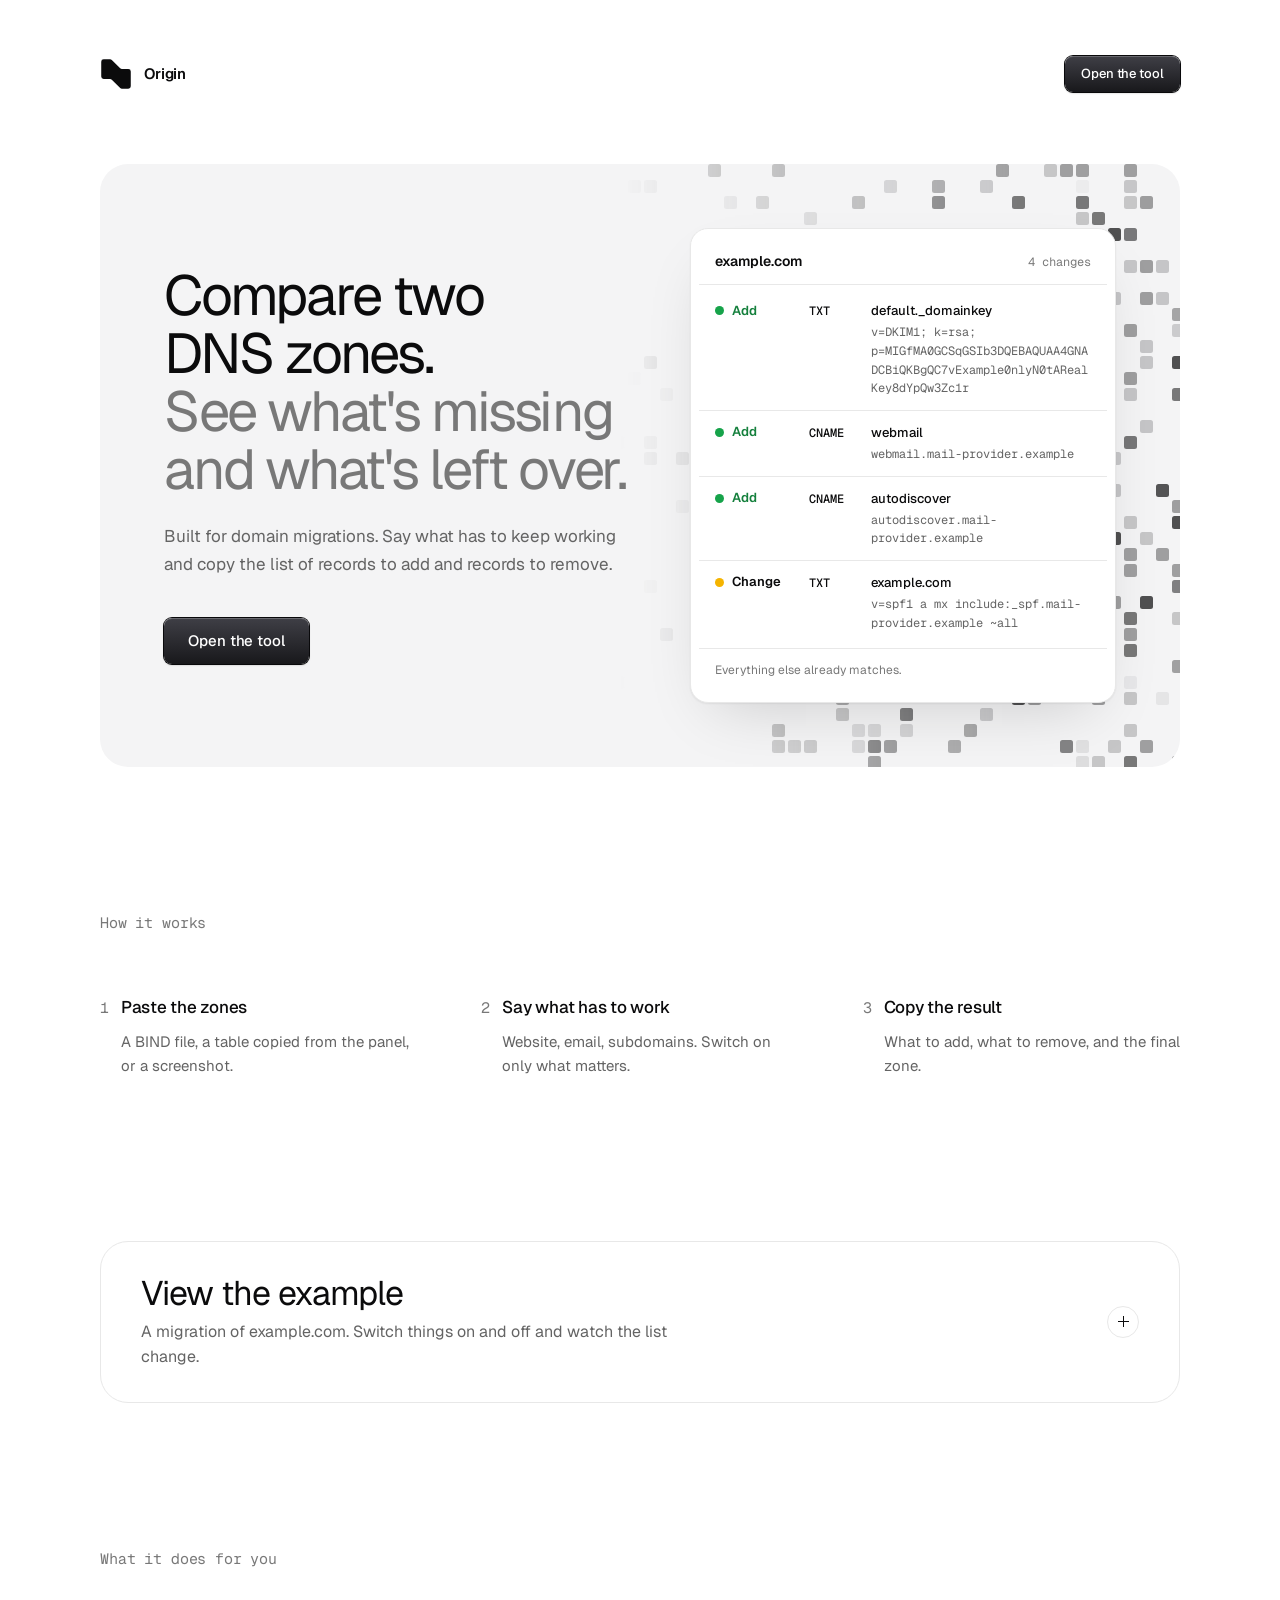
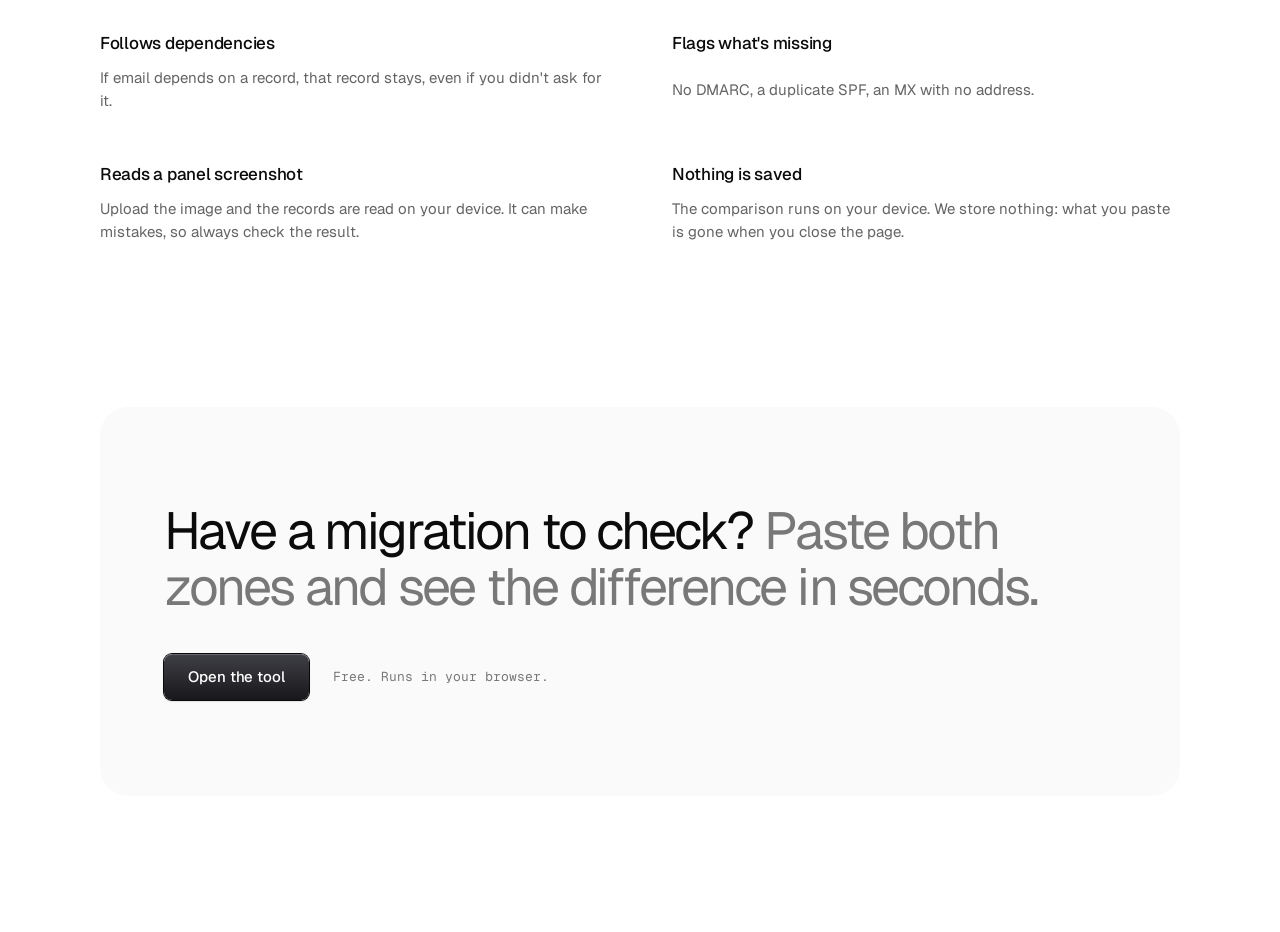
<file: index.html>
<!doctype html>
<html lang="en">
<head>
<meta charset="utf-8">
<meta name="viewport" content="width=device-width,initial-scale=1,viewport-fit=cover">
<title>Origin</title>
<link rel="icon" type="image/svg+xml" href="favicon.svg?v=8">
<link rel="icon" type="image/png" sizes="180x180" href="favicon.png?v=8">
<link rel="shortcut icon" href="favicon.ico?v=8">
<link rel="apple-touch-icon" href="favicon.png?v=8">
<link rel="stylesheet" href="https://fonts.googleapis.com/css2?family=Geist:wght@300..700&family=Geist+Mono:wght@400..600&display=swap">
<link rel="stylesheet" href="style.css?v=10">
</head>
<body>
<svg width="0" height="0" style="position:absolute" aria-hidden="true">
  <!-- Still frame of the mark. The script below brings it to life. -->
  <symbol id="mark" viewBox="-4 -4 104 104"><path fill="currentColor" d="M32.00 0.00L64.00 0.00L81.05 0.00A8.00 8.00 0 0 1 87.71 12.44L66.96 43.56A8.00 8.00 0 0 0 66.96 52.44L80.00 72.00L88.00 84.00A7.72 7.72 0 0 1 81.58 96.00L64.00 96.00L32.00 96.00L14.95 96.00A8.00 8.00 0 0 1 8.29 83.56L29.04 52.44A8.00 8.00 0 0 0 29.04 43.56L16.00 24.00L8.00 12.00A7.72 7.72 0 0 1 14.42 0.00Z"/></symbol>
</svg>

<div class="wrap home" data-view="home">
  <header class="nav">
    <div class="brand"><span class="mk" aria-hidden="true"><svg><use href="#mark"/></svg></span><h1>Origin</h1></div>
    <a class="btn blue" href="tool.html">Open the tool</a>
  </header>

  <section class="hero">
    <canvas class="px" data-fade="1" aria-hidden="true"></canvas>
    <div class="hero-text">
      <p class="lede">Compare two DNS zones. <span>See what's missing and what's left over.</span></p>
      <p class="sub">Built for domain migrations. Say what has to keep working and copy the list of records to add and records to remove.</p>
      <div class="cta">
        <a class="btn blue lg" href="tool.html">Open the tool</a>
      </div>
    </div>
    <aside class="hero-card" aria-label="Example result">
      <div class="hc-head"><span class="hc-dom">example.com</span><span class="hc-count">4 changes</span></div>
      <ul class="hc-list">
        <li><span class="hc-op">Add</span><span class="hc-ty">TXT</span><span class="hc-nm">default._domainkey</span><span class="hc-val">v=DKIM1; k=rsa; p=MIGfMA0GCSqGSIb3DQEBAQUAA4GNADCBiQKBgQC7vExample0nlyN0tARealKey8dYpQw3Zc1r</span></li>
        <li><span class="hc-op">Add</span><span class="hc-ty">CNAME</span><span class="hc-nm">webmail</span><span class="hc-val">webmail.mail-provider.example</span></li>
        <li><span class="hc-op">Add</span><span class="hc-ty">CNAME</span><span class="hc-nm">autodiscover</span><span class="hc-val">autodiscover.mail-provider.example</span></li>
        <li><span class="hc-op chg">Change</span><span class="hc-ty">TXT</span><span class="hc-nm">example.com</span><span class="hc-val">v=spf1 a mx include:_spf.mail-provider.example ~all</span></li>
      </ul>
      <div class="hc-foot">Everything else already matches.</div>
    </aside>
  </section>

  <section class="sec">
    <h2>How it works</h2>
    <ol class="cols">
      <li><span class="k">1</span><strong>Paste the zones</strong><span class="t">A BIND file, a table copied from the panel, or a screenshot.</span></li>
      <li><span class="k">2</span><strong>Say what has to work</strong><span class="t">Website, email, subdomains. Switch on only what matters.</span></li>
      <li><span class="k">3</span><strong>Copy the result</strong><span class="t">What to add, what to remove, and the final zone.</span></li>
    </ol>
  </section>

  <section class="sec" id="demo">
    <div class="ex" data-ex>
      <button type="button" class="ex-head" id="ex-btn" aria-expanded="false" aria-controls="ex-body">
        <span class="ex-text">
          <span class="ex-t">View the example</span>
          <span class="ex-s">A migration of example.com. Switch things on and off and watch the list change.</span>
        </span>
        <span class="ex-ic" aria-hidden="true"><span class="pm"></span></span>
      </button>
      <div class="ex-body" id="ex-body" hidden>
        <div class="ex-in">
    <div class="zones">
      <div class="zone">
        <div class="zone-head"><span class="zl">Origin</span><span class="count" id="demo-mo"></span></div>
        <div class="dnst" id="demo-o" tabindex="0"></div>
      </div>
      <div class="zone">
        <div class="zone-head"><span class="zl">Destination</span><span class="count" id="demo-md"></span></div>
        <div class="dnst" id="demo-d" tabindex="0"></div>
      </div>
    </div>
    <div class="console">
      <fieldset class="panel">
        <legend>What has to work?</legend>
        <div class="switches" data-el="goals"></div>
      </fieldset>
      <section class="results" data-el="results" aria-live="polite"></section>
    </div>
        </div>
      </div>
    </div>
  </section>

  <section class="sec">
    <h2>What it does for you</h2>
    <ul class="cols two">
      <li><strong>Follows dependencies</strong><span class="t">If email depends on a record, that record stays, even if you didn't ask for it.</span></li>
      <li><strong>Flags what's missing</strong><span class="t">No DMARC, a duplicate SPF, an MX with no address.</span></li>
      <li><strong>Reads a panel screenshot</strong><span class="t">Upload the image and the records are read on your device. It can make mistakes, so always check the result.</span></li>
      <li><strong>Nothing is saved</strong><span class="t">The comparison runs on your device. We store nothing: what you paste is gone when you close the page.</span></li>
    </ul>
  </section>

  <section class="end">
    <p class="end-title">Have a migration to check?<span> Paste both zones and see the difference in seconds.</span></p>
    <div class="end-act">
      <a class="btn blue lg" href="tool.html">Open the tool</a>
      <span class="end-note">Free. Runs in your browser.</span>
    </div>
  </section>
</div>
<script src="core.js"></script>
<script src="app.js"></script>
<script src="hover.js"></script>
</body>
</html>
</file>
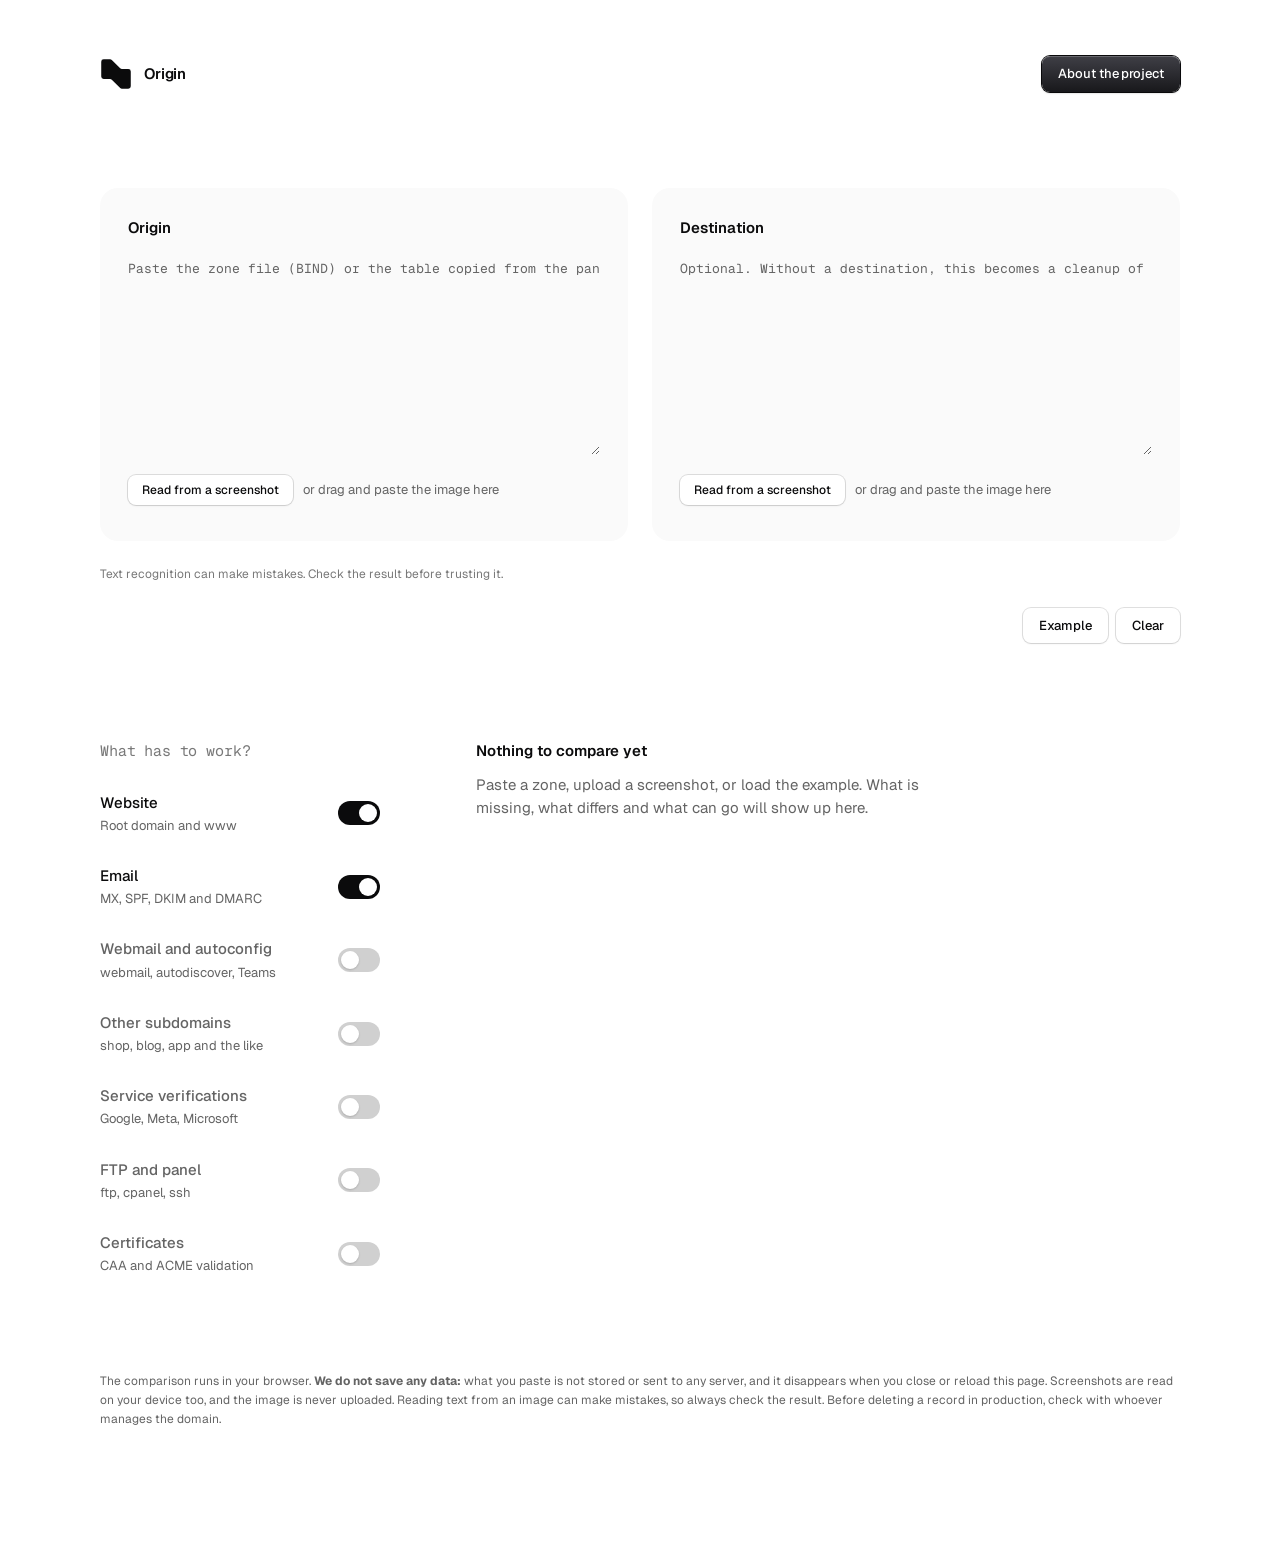
<file: tool.html>
<!doctype html>
<html lang="en">
<head>
<meta charset="utf-8">
<meta name="viewport" content="width=device-width,initial-scale=1,viewport-fit=cover">
<title>Origin - Tool</title>
<link rel="icon" type="image/svg+xml" href="favicon.svg?v=8">
<link rel="icon" type="image/png" sizes="180x180" href="favicon.png?v=8">
<link rel="shortcut icon" href="favicon.ico?v=8">
<link rel="apple-touch-icon" href="favicon.png?v=8">
<link rel="stylesheet" href="https://fonts.googleapis.com/css2?family=Geist:wght@300..700&family=Geist+Mono:wght@400..600&display=swap">
<link rel="stylesheet" href="style.css?v=10">
</head>
<body>
<svg width="0" height="0" style="position:absolute" aria-hidden="true">
  <!-- Still frame of the mark. The script below brings it to life. -->
  <symbol id="mark" viewBox="-4 -4 104 104"><path fill="currentColor" d="M32.00 0.00L64.00 0.00L81.05 0.00A8.00 8.00 0 0 1 87.71 12.44L66.96 43.56A8.00 8.00 0 0 0 66.96 52.44L80.00 72.00L88.00 84.00A7.72 7.72 0 0 1 81.58 96.00L64.00 96.00L32.00 96.00L14.95 96.00A8.00 8.00 0 0 1 8.29 83.56L29.04 52.44A8.00 8.00 0 0 0 29.04 43.56L16.00 24.00L8.00 12.00A7.72 7.72 0 0 1 14.42 0.00Z"/></symbol>
</svg>

<div class="wrap" data-view="tool">
  <header class="nav">
    <a class="brand" href="index.html"><span class="mk" aria-hidden="true"><svg><use href="#mark"/></svg></span><h1>Origin</h1></a>
    <a class="btn blue" href="index.html">About the project</a>
  </header>

  <section class="input" aria-label="Zones">
    <div class="zones">
      <div class="zone" data-side="o">
        <div class="zone-head"><label for="zo">Origin</label><span class="chip" id="exo" hidden>example</span><span class="count" id="mo"></span></div>
        <textarea id="zo" spellcheck="false" autocomplete="off" autocapitalize="off" placeholder="Paste the zone file (BIND) or the table copied from the panel"></textarea>
        <div class="dnst zt" id="zto" hidden></div>
        <div class="zone-foot">
          <div class="drop" id="dropo">
            <button type="button" class="btn sm" id="picko">Read from a screenshot</button>
            <span>or drag and paste the image here</span>
            <input type="file" id="fo" accept="image/png,image/jpeg,image/webp" multiple hidden>
          </div>
          <button type="button" class="btn sm only-m" id="edito">Edit text</button>
          <p class="status" id="so" role="status" hidden></p>
        </div>
      </div>
      <div class="zone" data-side="d">
        <div class="zone-head"><label for="zd">Destination</label><span class="chip" id="exd" hidden>example</span><span class="count" id="md"></span></div>
        <textarea id="zd" spellcheck="false" autocomplete="off" autocapitalize="off" placeholder="Optional. Without a destination, this becomes a cleanup of the origin"></textarea>
        <div class="dnst zt" id="ztd" hidden></div>
        <div class="zone-foot">
          <div class="drop" id="dropd">
            <button type="button" class="btn sm" id="pickd">Read from a screenshot</button>
            <span>or drag and paste the image here</span>
            <input type="file" id="fd" accept="image/png,image/jpeg,image/webp" multiple hidden>
          </div>
          <button type="button" class="btn sm only-m" id="editd">Edit text</button>
          <p class="status" id="sd" role="status" hidden></p>
        </div>
      </div>
    </div>
    <p class="ocr-note">Text recognition can make mistakes. Check the result before trusting it.</p>
    <div class="bar">
      <div class="btns">
        <button class="btn" id="bex" type="button">Example</button>
        <button class="btn" id="bcl" type="button">Clear</button>
      </div>
    </div>
  </section>

  <div class="console">
    <fieldset class="panel">
      <legend>What has to work?</legend>
      <div class="switches" data-el="goals"></div>
    </fieldset>
    <section class="results" data-el="results" aria-live="polite"></section>
  </div>

  <p class="foot" data-flip="foot">The comparison runs in your browser. <strong>We do not save any data:</strong> what you paste is not stored or sent to any server, and it disappears when you close or reload this page. Screenshots are read on your device too, and the image is never uploaded. Reading text from an image can make mistakes, so always check the result. Before deleting a record in production, check with whoever manages the domain.</p>
</div>
<script src="core.js"></script>
<script src="app.js"></script>
</body>
</html>
</file>
<file: style.css>
/* Layout: white page, black text, one electric blue for the main action and the animated field.
   Section labels in grey mono, light grotesque headings, plain lists instead of cards. */
:root{
  color-scheme:light;
  --bg:#FFFFFF; --field:#FAFAFA; --tint:#F4F4F5; --ink:#0B0B0C; --muted:#646464; --label:#787878; --line:#E8E8E8; --soft:#D0D0D0; --grey:#B8B8B8;
  --blue:#0B0B0C; --blue-h:#2A2A2E; --blue-d:#0B0B0C;
  --shadow:0 1px 2px rgba(11,11,12,.18);
  --ease:cubic-bezier(.22,.8,.24,1);
  --r:18px; --rc:12px; --rl:28px;
  --font-body:'Geist','Helvetica Neue',Helvetica,Arial,sans-serif;
  --font-mono:'Geist Mono',ui-monospace,'SF Mono',Menlo,Consolas,monospace;
}
*{box-sizing:border-box}
body{background:var(--bg);color:var(--ink);font-family:var(--font-body);font-size:15px;line-height:1.55;-webkit-font-smoothing:antialiased;-webkit-text-size-adjust:100%}
.wrap{max-width:1120px;margin:0 auto;padding-block:48px 128px;padding-left:max(20px,env(safe-area-inset-left,0px));padding-right:max(20px,env(safe-area-inset-right,0px));display:flex;flex-direction:column;gap:96px}
h1,h2,p{margin:0}
a{color:inherit}
h1{font-size:15px;font-weight:600;letter-spacing:-.01em}
h2,.eyebrow,.panel legend{font-family:var(--font-mono);font-size:15px;font-weight:400;letter-spacing:-.01em;color:var(--label)}
:focus-visible{outline:2px solid var(--blue-d);outline-offset:2px;border-radius:8px}
.btn:focus-visible,.sw:focus-visible{border-radius:8px}

.nav{display:flex;align-items:center;justify-content:space-between;gap:12px}
.brand{display:flex;align-items:center;gap:12px}
a.brand,a.btn{text-decoration:none}
.mk{display:inline-flex;width:32px;height:32px;flex:none}
.mk svg{width:32px;height:32px;display:block;overflow:visible}

.btn{font:inherit;font-size:13px;font-weight:500;line-height:1.2;padding:10px 16px;border:0;border-radius:8px;background:#fff;color:var(--ink);cursor:pointer;white-space:nowrap;box-shadow:0 0 0 1px rgba(0,0,0,.12),0 1px 2px rgba(0,0,0,.08);transition:background .15s ease,box-shadow .15s ease}
a.btn{display:inline-flex;align-items:center}
.btn:hover{background:#F4F4F5}
.btn[disabled]{opacity:.5;cursor:default}
.btn.sm{font-size:12px;padding:8px 14px}
.btn.dark{background:linear-gradient(180deg,#3F3F46 0%,#18181B 100%);color:#fff;padding:12px 24px;box-shadow:0 0 0 1px #09090B,0 1px 2px rgba(0,0,0,.3),inset 0 1px 0 rgba(255,255,255,.22)}
.btn.dark:hover{background:linear-gradient(180deg,#52525B 0%,#27272A 100%)}
.btn.dark:active{background:linear-gradient(180deg,#27272A 0%,#18181B 100%);box-shadow:0 0 0 1px #09090B,inset 0 1px 2px rgba(0,0,0,.4)}
.btn.lg{font-size:15px;padding:16px 28px}
.btn.blue{background:linear-gradient(180deg,#3F3F46 0%,#18181B 100%);border:0;border-radius:8px;color:#fff;font-weight:500;letter-spacing:-.005em;box-shadow:0 0 0 1px #09090B,0 1px 2px rgba(0,0,0,.3),inset 0 1px 0 rgba(255,255,255,.22);transition:background .15s ease,box-shadow .15s ease}
.btn.blue:hover{background:linear-gradient(180deg,#52525B 0%,#27272A 100%);border:0}
.btn.blue:active{background:linear-gradient(180deg,#27272A 0%,#18181B 100%);box-shadow:0 0 0 1px #09090B,inset 0 1px 2px rgba(0,0,0,.4)}
.btn.blue.lg{padding:14px 24px}

/* Landing */
.home{gap:144px}
.lnk{font-family:var(--font-mono);font-size:14px;color:var(--ink);background:none;border:0;padding:0;cursor:pointer;text-decoration:none}
.lnk{text-decoration:underline;text-decoration-color:var(--soft);text-underline-offset:5px}
.lnk:hover{text-decoration-color:var(--ink)}
.hero{margin-top:-72px;position:relative;overflow:hidden;isolation:isolate;display:grid;grid-template-columns:minmax(0,1.05fr) minmax(0,.95fr);align-items:center;gap:56px;background:var(--tint);border-radius:var(--rl);padding:64px 64px}
.hero .px{position:absolute;inset:0;z-index:-1;height:100%;border-radius:0;background:none;opacity:.7;-webkit-mask-image:linear-gradient(90deg,transparent 48%,#000 85%);mask-image:linear-gradient(90deg,transparent 48%,#000 85%)}
.hero .lede{font-size:clamp(2.25rem,4.4vw,3.5rem)}
.hero .lede span{display:block}
.hero-card{background:var(--bg);border:1px solid var(--line);border-radius:var(--r);box-shadow:0 24px 60px -24px rgba(11,11,12,.18),0 1px 2px rgba(11,11,12,.06);padding:8px;min-width:0}
.hc-head{display:flex;justify-content:space-between;align-items:baseline;gap:12px;padding:14px 16px 12px;border-bottom:1px solid var(--line)}
.hc-dom{font-weight:600;font-size:14px}
.hc-count{font-family:var(--font-mono);font-size:12px;color:var(--label)}
.hc-list{list-style:none;margin:0;padding:4px 0}
.hc-list li{display:grid;grid-template-columns:84px 52px minmax(0,1fr);grid-template-areas:"op ty nm" ". . val";column-gap:10px;row-gap:2px;padding:12px 16px;border-bottom:1px solid var(--line);align-items:baseline}
.hc-list li:last-child{border-bottom:0}
.hc-op{grid-area:op;display:inline-flex;align-items:center;gap:8px;font-size:13px;font-weight:600;line-height:18px;color:#15803D}
.hc-op::before{content:"";width:9px;height:9px;border-radius:50%;background:#16A34A;flex:none}
.hc-op.chg{color:var(--ink)}
.hc-op.chg::before{background:#F5B400}
.hc-op.rm{color:#B42318}
.hc-op.rm::before{background:#D92D20}
.hc-ty{grid-area:ty;font-family:var(--font-mono);font-size:12px;font-weight:500}
.hc-nm{grid-area:nm;font-weight:500;font-size:13px;overflow-wrap:anywhere}
.hc-val{grid-area:val;font-family:var(--font-mono);font-size:12px;color:var(--muted);overflow-wrap:anywhere}
.hc-foot{padding:12px 16px 14px;border-top:1px solid var(--line);font-size:12px;color:var(--label)}
.hero-text{display:flex;flex-direction:column;gap:24px;min-width:0}
.lede{font-size:clamp(2.25rem,5.6vw,3.75rem);line-height:1.04;letter-spacing:-.04em;font-weight:400;max-width:15em;text-wrap:balance}
.lede span{color:var(--label)}
.sub{font-size:1.0625rem;line-height:1.6;color:var(--muted);max-width:33em}
.cta{display:flex;flex-wrap:wrap;align-items:center;gap:16px 32px;padding-top:16px}
.px{display:block;width:100%;height:clamp(150px,24vw,290px);border-radius:var(--rl);background:var(--tint)}
.sec{display:flex;flex-direction:column;gap:40px}
.ex{border:1px solid var(--line);border-radius:var(--rl);background:var(--bg);transition:border-color .25s ease}
.ex:hover,.ex[data-open]{border-color:var(--soft)}
.ex-head{font:inherit;color:inherit;background:none;border:0;width:100%;display:flex;align-items:center;justify-content:space-between;gap:24px;text-align:left;cursor:pointer;padding:32px 40px;border-radius:var(--rl)}
.ex-text{display:flex;flex-direction:column;gap:8px;min-width:0}
.ex-k{font-family:var(--font-mono);font-size:15px;color:var(--label)}
.ex-t{font-size:clamp(1.5rem,3.4vw,2.125rem);line-height:1.12;letter-spacing:-.03em}
.ex-s{font-size:1rem;color:var(--muted);max-width:36em}
.ex-ic{flex:none;width:32px;height:32px;border-radius:50%;border:1px solid var(--line);display:grid;place-items:center;transition:background-color .25s ease,border-color .25s ease}
.ex-head:hover .ex-ic{border-color:var(--soft)}
.ex[data-open] .ex-ic{background:var(--ink);border-color:var(--ink)}
.ex[data-open] .pm::before,.ex[data-open] .pm::after{background:var(--bg)}
.ex[data-open] .pm::after{transform:rotate(0deg)}
.ex-body{overflow:hidden}
.ex-in{display:flex;flex-direction:column;gap:48px;padding:8px 40px 48px}
.sec-head{display:flex;flex-direction:column;gap:16px}
.title{font-size:clamp(1.5rem,3.4vw,2.125rem);line-height:1.12;letter-spacing:-.03em;font-weight:400;text-wrap:balance}
.cols{list-style:none;margin:0 -20px;padding:0;position:relative;display:grid;grid-template-columns:repeat(3,minmax(0,1fr));gap:8px 24px}
.cols>li{position:relative;z-index:1;padding:20px;border-radius:12px}
.stack-stage{position:absolute;inset:0;z-index:0;pointer-events:none}
.stack-pill{position:absolute;left:0;top:0;width:0;height:0;border-radius:12px;background:#F8F8F9;opacity:0;transition:opacity .35s ease}
.cols.two{grid-template-columns:repeat(2,minmax(0,1fr))}
.cols li{display:grid;grid-template-columns:auto minmax(0,1fr);gap:10px 12px;align-items:baseline}
.cols .k{font-family:var(--font-mono);font-size:15px;color:var(--label)}
.cols strong{font-size:17px;font-weight:500;letter-spacing:-.015em}
.cols .t{grid-column:2;font-size:15px;line-height:1.55;color:var(--muted)}
.cols.two li{grid-template-columns:minmax(0,1fr)}
.cols.two .t{grid-column:1}
.end{background:var(--field);border-radius:var(--rl);padding:96px 64px;display:flex;flex-direction:column;align-items:flex-start;gap:32px}
.end-title{font-size:clamp(2rem,5vw,3.25rem);line-height:1.06;letter-spacing:-.04em;font-weight:400;max-width:17em;text-wrap:balance}
.end-title span{color:var(--label)}
.end-act{display:flex;flex-wrap:wrap;align-items:center;gap:16px 24px;padding-top:8px}
.end-note{font-family:var(--font-mono);font-size:13px;color:var(--label)}

/* Zones */
.input{display:flex;flex-direction:column;gap:24px}
.zones{display:grid;grid-template-columns:repeat(auto-fit,minmax(min(100%,340px),1fr));gap:24px}
.zone{background:var(--field);border-radius:var(--r);padding:28px;display:flex;flex-direction:column;gap:20px;min-width:0;outline:1.5px solid transparent;outline-offset:-1.5px}
.zone:focus-within{outline-color:var(--ink)}
.zone.drag{outline:1.5px dashed var(--blue-d)}
.zone-head{display:flex;align-items:baseline;gap:8px;flex-wrap:wrap}
.zone-head label,.zl{font-weight:600}
.chip{font-size:11px;line-height:18px;color:var(--muted);border:1px solid var(--soft);border-radius:980px;padding:0 8px}
.count{margin-left:auto;font-size:12px;color:var(--muted);font-variant-numeric:tabular-nums}
textarea{font-family:var(--font-mono);font-size:.8125rem;line-height:1.6;color:var(--ink);background:transparent;border:0;padding:0;width:100%;min-height:196px;resize:vertical;white-space:pre;overflow:auto;tab-size:4}
textarea:focus,textarea:focus-visible{outline:0}
textarea::placeholder,input::placeholder{color:var(--muted);opacity:1}
.zone pre.ro{font-family:var(--font-mono);font-size:.8125rem;line-height:1.6;margin:0;max-height:196px;overflow:auto;white-space:pre;tab-size:4}
/* DNS table (panel style) */
.dnst{overflow-x:auto;background:var(--bg);border:1px solid var(--line);border-radius:var(--rc)}
.dnst table{width:100%;border-collapse:collapse;font-size:13px;line-height:1.4;min-width:520px}
.dnst th{background:var(--bg);text-align:left;font-weight:500;font-size:12px;color:var(--label);padding:10px 14px;border-bottom:1px solid var(--line);white-space:nowrap;z-index:1}
.dnst td{padding:10px 14px;border-bottom:1px solid var(--line);vertical-align:top;white-space:nowrap}
.dnst tr:last-child td{border-bottom:0}
.dnst th:not(:last-child),.dnst td:not(:last-child){border-right:1px solid var(--line)}
.dnst tbody tr:hover td{background:var(--field)}
.dnst .ty{font-family:var(--font-mono);font-size:12px;font-weight:500;width:1%}
.dnst .nm{font-weight:500}
.dnst .ct{font-family:var(--font-mono);font-size:12px;white-space:normal;overflow-wrap:anywhere;min-width:200px}
.dnst .ct small{font-family:var(--font-body);color:var(--label);margin-left:6px;font-size:12px}
.dnst .pxs{display:inline-flex;align-items:center;gap:6px;color:var(--muted)}
.dnst .pxs::before{content:"";width:8px;height:8px;border-radius:50%;border:1.5px solid var(--grey);flex:none}
.dnst .pxs.on{color:var(--ink)}
.dnst .pxs.on::before{background:var(--ink);border-color:var(--ink)}
.dnst .tt{color:var(--muted)}
.zone-foot{display:flex;flex-wrap:wrap;align-items:center;gap:8px 12px;font-size:13px;color:var(--muted)}
.drop{display:flex;flex-wrap:wrap;align-items:center;gap:6px 10px}
.vt{display:inline-flex;gap:2px;padding:2px;border:1px solid var(--line);border-radius:980px;margin-left:8px;background:var(--bg)}
.vt[hidden]{display:none}
.vt button{font:inherit;font-size:12px;line-height:1;padding:6px 12px;border:0;border-radius:980px;background:none;color:var(--muted);cursor:pointer;transition:background-color .2s ease,color .2s ease}
.vt button[aria-pressed="true"]{background:var(--ink);color:var(--bg)}
.zt{min-height:196px}
.zt[hidden],textarea[hidden]{display:none}
.zt table{min-width:0}
.dnst .ct small{display:block;margin:2px 0 0}
.ocr-note{flex-basis:100%;margin:0;font-size:12px;color:var(--label)}
.spin{flex:none;width:18px;height:18px;border-radius:50%;border:2.5px solid #D5F0DD;border-top-color:#16A34A}
@media (prefers-reduced-motion:no-preference){.spin{animation:spin .8s linear infinite}}
@keyframes spin{to{transform:rotate(360deg)}}
.status{display:flex;flex-wrap:wrap;align-items:center;gap:8px;color:var(--ink);flex-basis:100%}
.gs,.gn,.more,.only-m{display:none}
@media (min-width:701px){.zone-foot:not(:has(> .drop:not([hidden]), > .status:not([hidden]))){display:none}}
.bar{display:flex;flex-wrap:wrap;gap:12px;align-items:center}
.dom{display:flex;align-items:center;gap:10px;flex:1 1 240px;max-width:380px;background:var(--field);border-radius:var(--rc);padding:12px 16px;outline:1.5px solid transparent;outline-offset:-1.5px}
.dom:focus-within{outline-color:var(--ink)}
.dom label{font-size:13px;color:var(--muted)}
.dom input{font-family:var(--font-mono);font-size:.8125rem;color:var(--ink);background:transparent;border:0;padding:0;flex:1;min-width:0}
.dom input:focus,.dom input:focus-visible{outline:0}
.bar .btns{display:flex;gap:8px;margin-left:auto}

/* Switches and result */
.console{display:grid;grid-template-columns:minmax(0,280px) minmax(0,1fr);gap:72px 96px;align-items:start}
#demo .console{padding-top:40px}
.panel{display:flex;flex-direction:column;border:0;padding:0;margin:0;min-width:0}
.panel legend{padding:0;margin-bottom:28px}
@media (min-width:861px){.panel{position:sticky;top:calc(env(safe-area-inset-top,0px) + 24px)}}
.switches{display:flex;flex-direction:column;gap:28px}
.sw{font:inherit;color:inherit;background:none;border:0;width:100%;display:grid;grid-template-columns:minmax(0,1fr) auto;align-items:center;gap:16px;padding:0;text-align:left;cursor:pointer}
.sw-text{display:flex;flex-direction:column;gap:2px;min-width:0}
.gl{font-weight:500}
.gh{font-size:13px;color:var(--muted)}
.track{width:42px;height:24px;border-radius:980px;background:var(--soft);position:relative}
.knob{position:absolute;top:3px;left:3px;width:18px;height:18px;border-radius:50%;background:var(--bg);box-shadow:var(--shadow)}
.sw[aria-checked="true"] .track{background:var(--ink)}
.sw[aria-checked="true"] .knob{transform:translateX(18px)}
.sw[aria-checked="false"] .gl{color:var(--muted)}
.results{display:flex;flex-direction:column;gap:80px;min-width:0}
.block{display:flex;flex-direction:column;gap:24px}
.summary{display:flex;flex-direction:column;gap:28px}
.say{font-size:19px;line-height:1.35;letter-spacing:-.015em;text-wrap:balance}
.say b{font-weight:600}
.figs{display:grid;grid-template-columns:repeat(2,minmax(0,1fr));gap:12px}
.fig{font:inherit;color:inherit;border:0;text-align:left;cursor:pointer;display:grid;grid-template-columns:auto auto minmax(0,1fr) auto;align-items:center;gap:14px;background:var(--field);border-radius:var(--r);padding:22px 24px;min-width:0}
.fig .n{font-size:24px;font-weight:600;letter-spacing:-.02em;line-height:1;min-width:1ch;font-variant-numeric:tabular-nums}
.fig .l{font-size:16px;line-height:1.3}
.fig .go{display:none}
.fig.zero{opacity:.45;cursor:default}
/* State as an icon: plus to add, not-equal to check, minus for what goes, check for what stays, exclamation for a warning. */
.dot{width:26px;height:26px;flex:none;display:inline-grid;place-items:center;border-radius:7px;background:var(--cb,#ECECEC)}
.dot::before{content:"";width:14px;height:14px;background:var(--c,var(--ink));-webkit-mask:var(--g) center/contain no-repeat;mask:var(--g) center/contain no-repeat}
:root{
  --g-plus:url("data:image/svg+xml,%3Csvg xmlns='http://www.w3.org/2000/svg' viewBox='0 0 14 14' fill='none' stroke='%23000' stroke-width='1.8' stroke-linecap='round' stroke-linejoin='round'%3E%3Cpath d='M7 2.5v9M2.5 7h9'/%3E%3C/svg%3E");
  --g-minus:url("data:image/svg+xml,%3Csvg xmlns='http://www.w3.org/2000/svg' viewBox='0 0 14 14' fill='none' stroke='%23000' stroke-width='1.8' stroke-linecap='round' stroke-linejoin='round'%3E%3Cpath d='M2.5 7h9'/%3E%3C/svg%3E");
  --g-neq:url("data:image/svg+xml,%3Csvg xmlns='http://www.w3.org/2000/svg' viewBox='0 0 14 14' fill='none' stroke='%23000' stroke-width='1.8' stroke-linecap='round' stroke-linejoin='round'%3E%3Cpath d='M2.5 5h9M2.5 9h9M9.6 2.4l-5.2 9.2'/%3E%3C/svg%3E");
  --g-check:url("data:image/svg+xml,%3Csvg xmlns='http://www.w3.org/2000/svg' viewBox='0 0 14 14' fill='none' stroke='%23000' stroke-width='1.8' stroke-linecap='round' stroke-linejoin='round'%3E%3Cpath d='M2.6 7.6l3 3 5.8-6.6'/%3E%3C/svg%3E");
  --g-bang:url("data:image/svg+xml,%3Csvg xmlns='http://www.w3.org/2000/svg' viewBox='0 0 14 14' fill='none' stroke='%23000' stroke-width='1.8' stroke-linecap='round' stroke-linejoin='round'%3E%3Cpath d='M7 2.6v5.2M7 11.3v.1'/%3E%3C/svg%3E");
  --g-ask:url("data:image/svg+xml,%3Csvg xmlns='http://www.w3.org/2000/svg' viewBox='0 0 14 14' fill='none' stroke='%23000' stroke-width='1.8' stroke-linecap='round' stroke-linejoin='round'%3E%3Cpath d='M4.9 5.1a2.1 2.1 0 1 1 3.3 1.7c-.8.6-1.2 1-1.2 1.9M7 11.4v.1'/%3E%3C/svg%3E");
}
.v-add{--cb:var(--blue);--c:#fff;--g:var(--g-plus)}
.v-diff{--g:var(--g-neq)}
.v-remove{--c:#6A6A6A;--g:var(--g-minus)}
.v-ok,.v-keep{--g:var(--g-check)}
.v-review{--cb:#ECECEC;--c:var(--blue);--g:var(--g-ask)}
.v-skip,.v-infra{--cb:#F0F0F0;--c:#9A9A9A;--g:var(--g-minus)}
.s-warn{--cb:#FFE1E1;--c:#D92D20;--g:var(--g-bang)}
.s-crit{--cb:#D92D20;--c:#fff;--g:var(--g-bang)}
.s-info{--c:#6A6A6A;--g:var(--g-bang)}
.alerts{list-style:none;margin:0;padding:0;display:flex;flex-direction:column;gap:12px}
.alert{display:grid;grid-template-columns:auto minmax(0,1fr);gap:14px;padding:24px;background:var(--field);border-radius:var(--r);font-size:16px;line-height:1.55}
.alert .dot{margin-top:0}
.alert b{font-weight:600}
.alert.s-warn,.alert.s-crit{background:#FFF1F0;box-shadow:inset 0 0 0 1px #F8C9C5,inset 4px 0 0 #D92D20}
.alert.s-warn b,.alert.s-crit b{color:#B42318}
.block:has(.alert.s-warn,.alert.s-crit)>h2{color:#D92D20}
.groups{display:flex;flex-direction:column;gap:64px}
.grp,[data-el="alerts"],#demo{scroll-margin-top:calc(env(safe-area-inset-top,0px) + 12px)}
.grp summary{display:grid;grid-template-columns:auto minmax(0,1fr) auto auto;gap:8px 12px;align-items:center;cursor:pointer;list-style:none}
.grp summary::-webkit-details-marker{display:none}
.gt{font-size:18px;font-weight:600;letter-spacing:-.015em}
.gc{font-family:var(--font-mono);font-size:14px;color:var(--muted);font-variant-numeric:tabular-nums}
.gd{grid-column:2 / -1;grid-row:2;font-size:15px;line-height:1.5;color:var(--muted)}
.pm{width:11px;height:11px;position:relative}
.pm::before,.pm::after{content:"";position:absolute;background:var(--ink);left:0;top:5px;width:11px;height:1px}
.pm::after{transform:rotate(90deg)}
.grp[open]:not(.closing) .pm::after{transform:rotate(0deg)}
.recs{list-style:none;margin:0;padding:24px 0 0;display:flex;flex-direction:column;gap:12px}
.rec{display:grid;grid-template-columns:minmax(0,1fr) auto;gap:8px 16px;padding:24px 26px;background:var(--field);border-radius:var(--r);align-items:start}
.body{min-width:0;display:flex;flex-direction:column;gap:10px}
.rt{font-size:16px;font-weight:500;line-height:1.3}
.rk{font-family:var(--font-mono);font-size:13px;color:var(--muted);overflow-wrap:anywhere}
.rk b{font-weight:600;color:var(--ink);margin-right:8px}
.rv{display:flex;flex-direction:column;gap:12px;padding-top:6px}
.val{display:block;font-family:var(--font-mono);font-size:13px;line-height:1.6;overflow-wrap:anywhere}
.sides>div{display:flex;flex-direction:column;gap:6px}
.side{font-size:13px;color:var(--muted)}
.why{font-size:14px;line-height:1.5;color:var(--muted)}
.acts{display:flex;align-items:center;gap:10px}
.out{display:flex;flex-direction:column;gap:24px}
.out-head{display:flex;flex-wrap:wrap;gap:10px;justify-content:space-between;align-items:center}
.seg{display:inline-flex;gap:2px;background:var(--field);border-radius:10px;padding:3px;position:relative}
.seg .ind{position:absolute;top:3px;bottom:3px;left:3px;width:0;border-radius:8px;background:var(--bg);box-shadow:var(--shadow)}
.seg button{font:inherit;font-size:13px;font-weight:500;padding:6px 13px;border:0;border-radius:8px;background:transparent;color:var(--muted);cursor:pointer;white-space:nowrap;position:relative;z-index:1}
.seg button[aria-pressed="true"]{color:var(--ink)}
.out pre code{display:inline-block;min-width:100%;font:inherit}
.out pre{font-family:var(--font-mono);font-size:.8125rem;line-height:1.6;background:var(--field);border-radius:var(--r);padding:24px 26px;margin:0;overflow:auto;max-height:340px;white-space:pre;tab-size:4}
.empty{display:flex;flex-direction:column;gap:10px;max-width:46ch}
.empty strong{font-weight:600}
.empty p{color:var(--muted)}
.foot{color:var(--muted);font-size:12px}

@media (prefers-reduced-motion:no-preference){
  .btn{transition:border-color .2s ease,background-color .2s ease,color .2s ease,transform .16s var(--ease)}
  .btn:active{transform:scale(.97)}
  .zone,.dom{transition:outline-color .2s ease}
  .track{transition:background-color .28s ease}
  .knob{transition:transform .32s var(--ease)}
  .sw{transition:background-color .26s ease,border-color .26s ease,color .26s ease,transform .16s var(--ease)}
  .gl{transition:color .26s ease}
  .pm::after,.more{transition:transform .32s var(--ease)}
  .seg button{transition:color .35s ease}
  .seg .ind{transition:transform .5s cubic-bezier(.3,1.12,.36,1),width .5s cubic-bezier(.3,1.12,.36,1)}
}
@media (pointer:coarse){textarea,.dom input{font-size:16px}}
@media (max-width:860px){.console{grid-template-columns:minmax(0,1fr)}.cols{grid-template-columns:repeat(2,minmax(0,1fr))}}
@media (max-width:860px){.hero{grid-template-columns:minmax(0,1fr);gap:40px;padding:44px 32px}.hero .px{-webkit-mask-image:none;mask-image:none;opacity:.5}}
@media (max-width:700px){
  body{font-size:16px}
  .wrap{gap:72px;padding-block:32px 96px}
  .home{gap:104px}
  .hero{grid-template-columns:minmax(0,1fr);gap:40px;padding:40px 24px;margin-top:-96px}
  .hero .px{opacity:.5;-webkit-mask-image:none;mask-image:none}
  .hero-text{gap:20px}
  .cta{gap:20px 28px;padding-top:12px}
  .sec{gap:32px}
  .ex-head{padding:24px 20px;gap:16px}.ex-in{padding:4px 16px 24px}.ex-ic{width:28px;height:28px}
  .cols,.cols.two{grid-template-columns:minmax(0,1fr);gap:0;margin:0 -16px}
  .cols>li{padding:16px}
  .end{padding:56px 24px;gap:24px}
  .input{gap:20px}
  .zones{gap:16px}
  .zone{padding:24px;gap:18px}
  .zone.closed textarea{display:none}
  textarea{min-height:132px}
  .zone pre.ro{max-height:112px}
  #demo .console{padding-top:24px}
  .only-m{display:inline-flex}
  .zone-foot:not(:has(> :not([hidden]))){display:none}
  .drop span{display:none}
  .btn.sm{font-size:13px;padding:10px 16px}
  .dom{flex:1 1 130px}
  .panel legend{margin-bottom:24px}
  .switches{flex-direction:row;flex-wrap:wrap;gap:12px}
  .sw{width:auto;display:inline-flex;gap:8px;padding:12px 18px;border:1px solid var(--soft);border-radius:980px}
  .sw .gh,.sw .track,.sw .gl{display:none}
  .sw .gs{display:inline;font-weight:500}
  .sw[aria-checked="true"]{background:var(--ink);border-color:var(--ink);color:var(--bg)}
  .sw:active{transform:scale(.97)}
  .results{gap:72px}
  .groups{gap:56px}
  .fig{padding:22px}
  .alert{padding:22px}
  .figs{grid-template-columns:minmax(0,1fr)}
  .rec{cursor:pointer;padding:22px}
  .grp:not(.v-diff) .rec:not(.open) .rv{display:none}
  .more{display:inline-block;flex:none;width:7px;height:7px;margin:0 3px;border-right:1.5px solid var(--muted);border-bottom:1.5px solid var(--muted);transform:translateY(-2px) rotate(45deg)}
  .rec.open .more{transform:translateY(2px) rotate(-135deg)}
  .v-diff .more{display:none}
  .v-diff .rec{cursor:default}
  .out-head{flex-direction:column;align-items:stretch;gap:16px}
  .seg{display:flex;width:100%}
  .seg button{flex:1;padding:8px 6px}
}

/* Activity status: a small coloured dot and a label. Add is green, Remove is red, Change/Check is amber. */
.grp .dot,.fig .dot{width:10px;height:10px;border-radius:50%;background:var(--sd,#B8B8B8)}
.grp .dot::before,.fig .dot::before{display:none}
.v-add{--sd:#16A34A;--st:#15803D}
.v-remove{--sd:#D92D20;--st:#B42318}
.v-diff,.v-review{--sd:#F5B400}
.fig.s-warn{--sd:#D92D20}
.grp.v-add .gt{color:var(--st)}
.grp.v-remove .gt{color:var(--st)}

/* Phones: a calmer, shorter banner. Squares stay behind the lower edge only, the example is stacked line by line. */
@media (max-width:700px){
  .wrap{padding-top:48px}
  .hero{padding:56px 20px 60px;gap:0;margin-top:-80px}   /* 24px between the logo and the banner */
  .hero .px{opacity:.6;-webkit-mask-image:linear-gradient(180deg,transparent 0,transparent 68%,#000 100%);mask-image:linear-gradient(180deg,transparent 0,transparent 68%,#000 100%)}
  .hero .lede{font-size:clamp(1.875rem,8.6vw,2.25rem);line-height:1.08}
  .hero .sub{font-size:1rem}
  .hero .cta{padding-top:4px}
  .hero .cta .btn{width:100%;justify-content:center}
  .hero-card{display:none}   /* the example panel is for larger screens only */
  .hc-head{padding:12px 14px 10px}
  .hc-list li{grid-template-columns:auto minmax(0,1fr);grid-template-areas:"op ty" "nm nm" "val val";column-gap:12px;row-gap:3px;padding:12px 14px}
  .hc-foot{padding:10px 14px 12px}
  .home .nav .btn{display:none}
  /* DNS tables on a phone: each record is a small block (type, name and TTL on top, the value in full below) instead of a wide table that has to be scrolled sideways. */
  .dnst{overflow:visible}
  .dnst table,.dnst tbody{display:block;min-width:0;width:100%}
  .dnst thead{display:none}
  .dnst tr{display:grid;grid-template-columns:62px minmax(0,1fr) auto;grid-template-areas:"ty nm tt" "ct ct ct" "px px px";column-gap:12px;row-gap:3px;padding:12px 14px;border-bottom:1px solid var(--line)}
  .dnst tr:last-child{border-bottom:0}
  .dnst td,.dnst th{display:block;padding:0;border:0!important;white-space:normal}
  .dnst td.ty{grid-area:ty;width:auto}
  .dnst td.nm{grid-area:nm;overflow-wrap:anywhere}
  .dnst td.tt{grid-area:tt;text-align:right}
  .dnst td.ct{grid-area:ct;min-width:0;max-width:none}
  .dnst td:not([class]){grid-area:px}
  .dnst tbody tr:hover td{background:none}
}


.only-m[hidden]{display:none!important}

/* Phones: no card and no animated squares in the banner, just the headline, the text and the button. */
@media (max-width:700px){
  .hero{background:none;border-radius:0;padding:24px 0 8px;overflow:visible}
  .hero .px{display:none}
}
</file>
